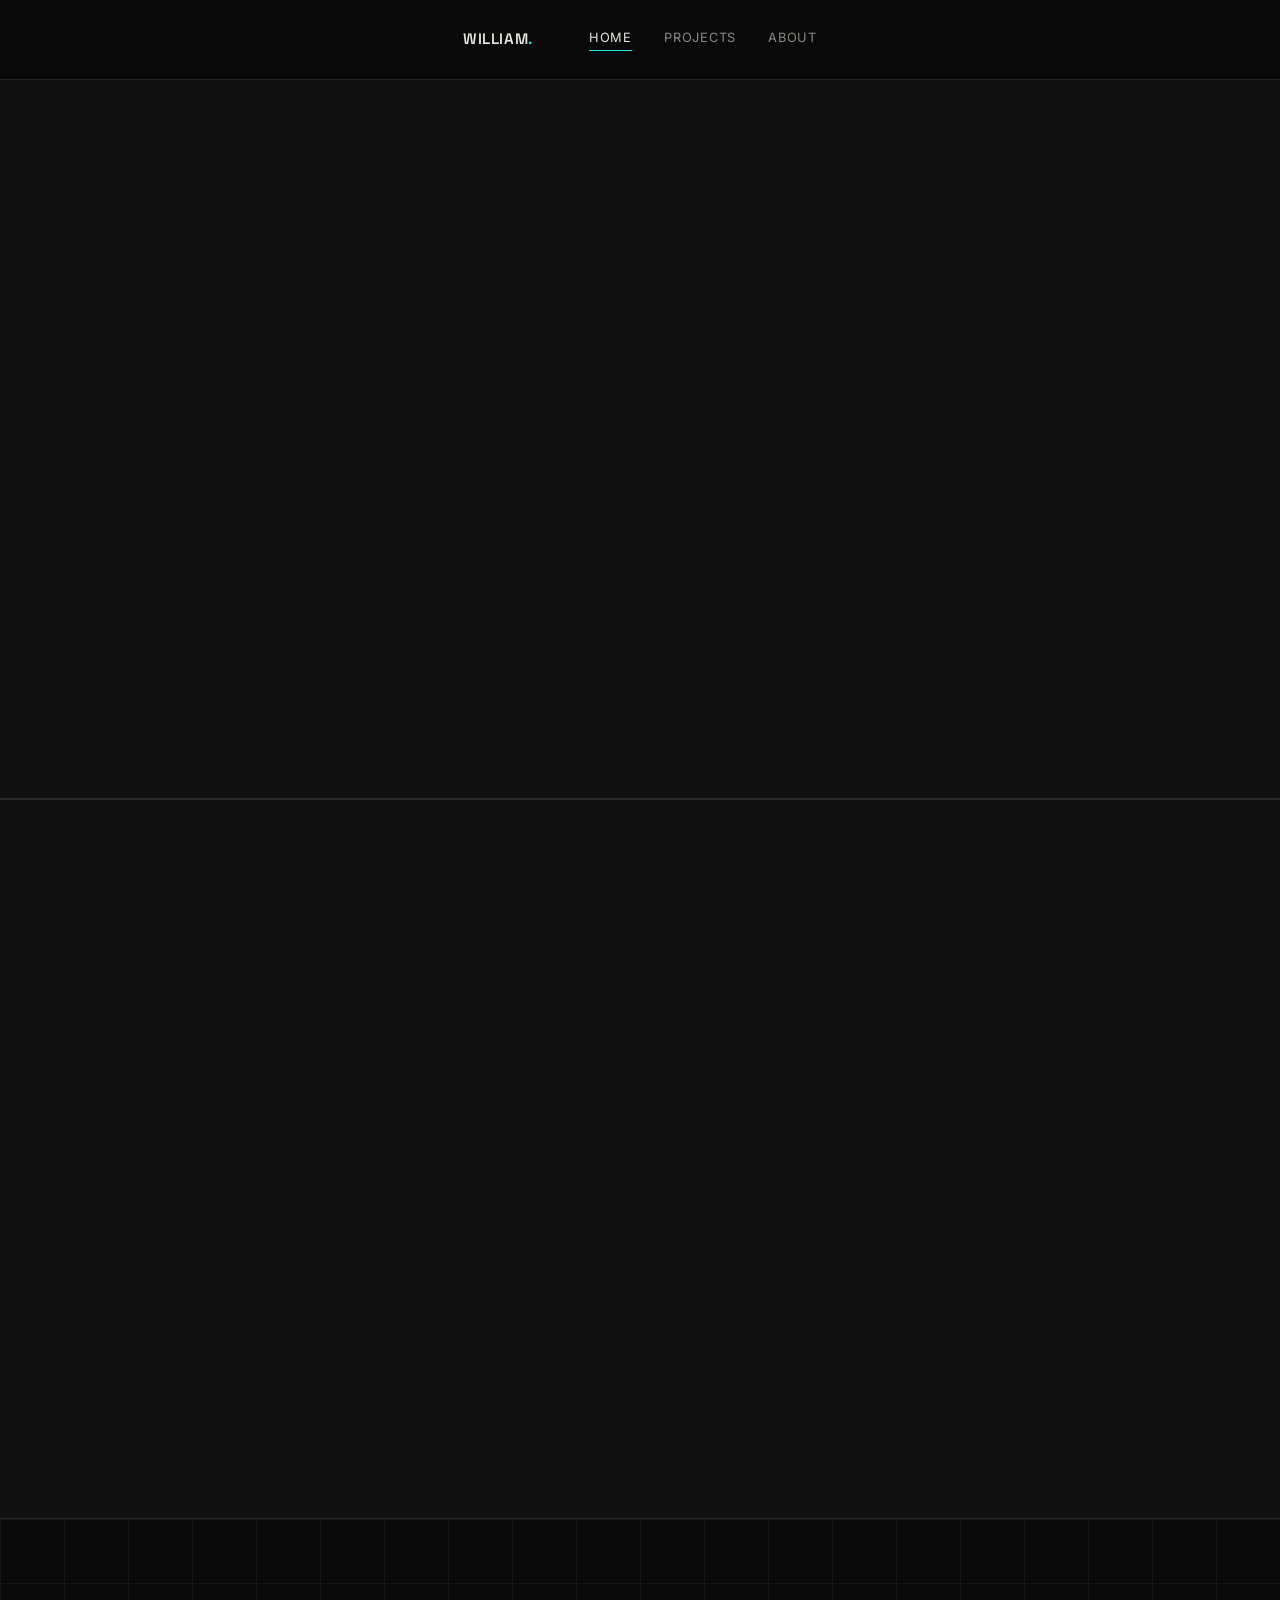
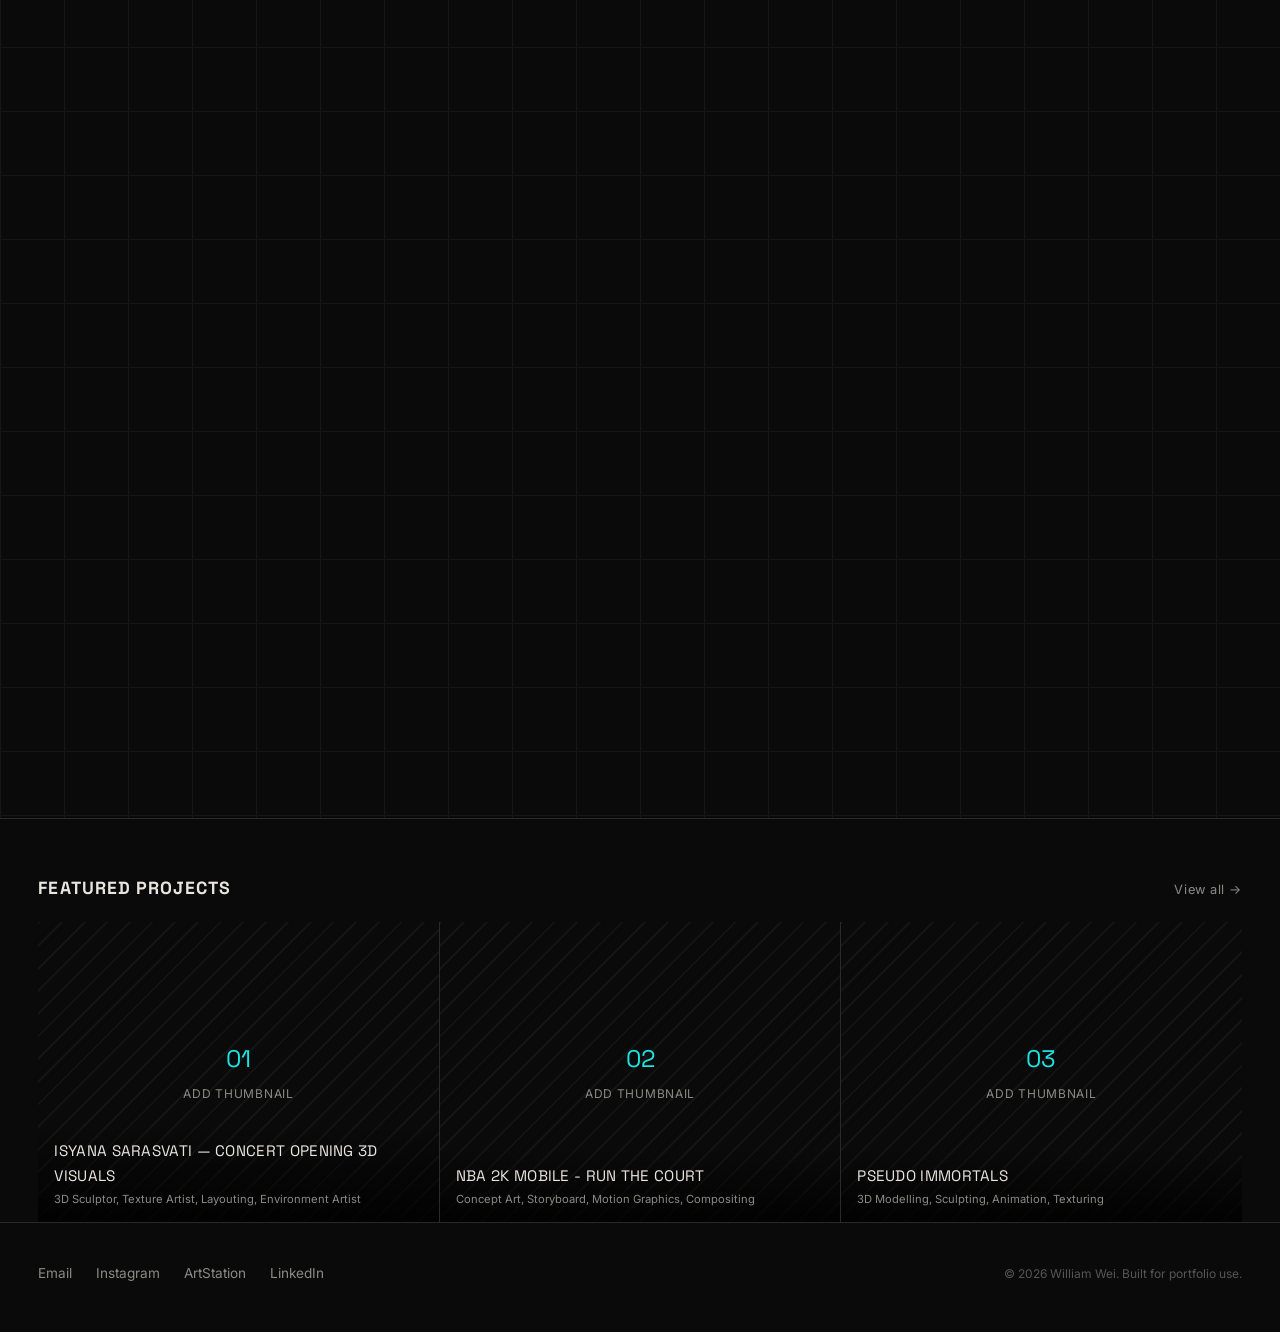
<file: index.html>
<!DOCTYPE html>
<html lang="en">
<head>
<meta charset="UTF-8">
<meta name="viewport" content="width=device-width, initial-scale=1.0">
<title>William Wei — Portfolio</title>
<link rel="preconnect" href="https://fonts.googleapis.com">
<link href="https://fonts.googleapis.com/css2?family=Space+Grotesk:wght@500;600;700&family=Inter:wght@400;500&display=swap" rel="stylesheet">
<link rel="stylesheet" href="style.css">
</head>
<body>

<header class="site-header">
  <a href="index.html" class="mark">William<span>.</span></a>
  <nav class="site-nav">
    <a href="index.html" class="active">Home</a>
    <a href="projects.html">Projects</a>
    <a href="about.html">About</a>
  </nav>
</header>

<!-- ===== Showreel ===== -->
<div class="showreel">
  <iframe src="https://www.youtube.com/embed/IE3vNX5foVM"
    title="2025-2026 APE+ SHOWREEL"
    frameborder="0"
    allow="accelerometer; autoplay; clipboard-write; encrypted-media; gyroscope; picture-in-picture; web-share"
    referrerpolicy="strict-origin-when-cross-origin"
    allowfullscreen></iframe>
</div>

  <div class="showreel">
  <iframe src="https://www.youtube.com/embed/7aWx41bGqgA"
    title="Recent Works Breakdown"
    frameborder="0"
    allow="accelerometer; autoplay; clipboard-write; encrypted-media; gyroscope; picture-in-picture; web-share"
    referrerpolicy="strict-origin-when-cross-origin"
    allowfullscreen></iframe>
</div>
  
<!-- ===== Hero Intro ===== -->
<section class="hero-intro" id="hero-intro">
  <div class="hero-bg-grid"></div>

  <div class="hero-stage">
    <div class="hero-col hero-col-left">
      <div class="hero-role" data-hero-el="role">Environment &amp; Concept Artist <span>— Jakarta</span></div>
      <h1 class="hero-name" data-hero-el="name">William<br>Wei</h1>
      <a href="about.html" class="hero-cta" data-hero-el="cta">
        More about me
        <span class="arrow-ring">→</span>
      </a>
    </div>

    <div class="hero-photo-wrap" data-hero-el="photo">
      <img src="media/william-hero.jpg" alt="William Wei" class="hero-photo">
    </div>

    <div class="hero-col hero-col-right">
      <div class="hero-meta-list" data-hero-el="meta">
        <span>Worldbuilder</span>
        <span>Generalist Artist</span>
        <span>2 Years Professional</span>
      </div>
      <div class="hero-stat" data-hero-el="stat">24 — 26</div>
      <div class="hero-coords" data-hero-el="coords">JAKARTA, ID — EST. 2024</div>
    </div>
  </div>
</section>

<!-- ===== Featured Projects ===== -->
<div class="section-head">
  <h2>Featured Projects</h2>
  <a href="projects.html" class="view-all">View all →</a>
</div>

<!-- Cards are generated automatically from projects-data.js (shows the first 3) — nothing to edit here. -->
<div class="featured-grid" id="featured-grid"></div>

<footer class="site-footer" id="contact-footer">
  <div class="contact-links">
    <a href="mailto:william1390.ww@gmail.com">Email</a>
    <a href="https://www.instagram.com/w_y.wei/">Instagram</a>
    <a href="https://www.artstation.com/williammwei">ArtStation</a>
    <a href="https://www.linkedin.com/in/williammwei/">LinkedIn</a>
  </div>
  <div class="copy">© 2026 William Wei. Built for portfolio use.</div>
</footer>

<script src="projects-data.js"></script>
<script>
  // Show the first 3 projects from the master list as "Featured."
  // To feature different projects, just reorder PROJECTS in projects-data.js.
  const featuredGrid = document.getElementById('featured-grid');
  if (featuredGrid && typeof PROJECTS !== 'undefined') {
    featuredGrid.innerHTML = PROJECTS.slice(0, 3).map((p) => `
      <a href="project.html?id=${p.id}" class="featured-card">
        <img src="${p.cover}" alt="${p.name}"
             onerror="this.outerHTML='<div class=\\'placeholder-art\\'><span class=\\'slot-no\\'>${p.id}</span><span>Add thumbnail</span></div>'">
        <div class="card-caption">
          <span class="proj-name">${p.name}</span>
          <span class="proj-role">${p.role}</span>
        </div>
      </a>
    `).join('');
  }
</script>
<script src="script.js"></script>
</body>
</html>
</file>
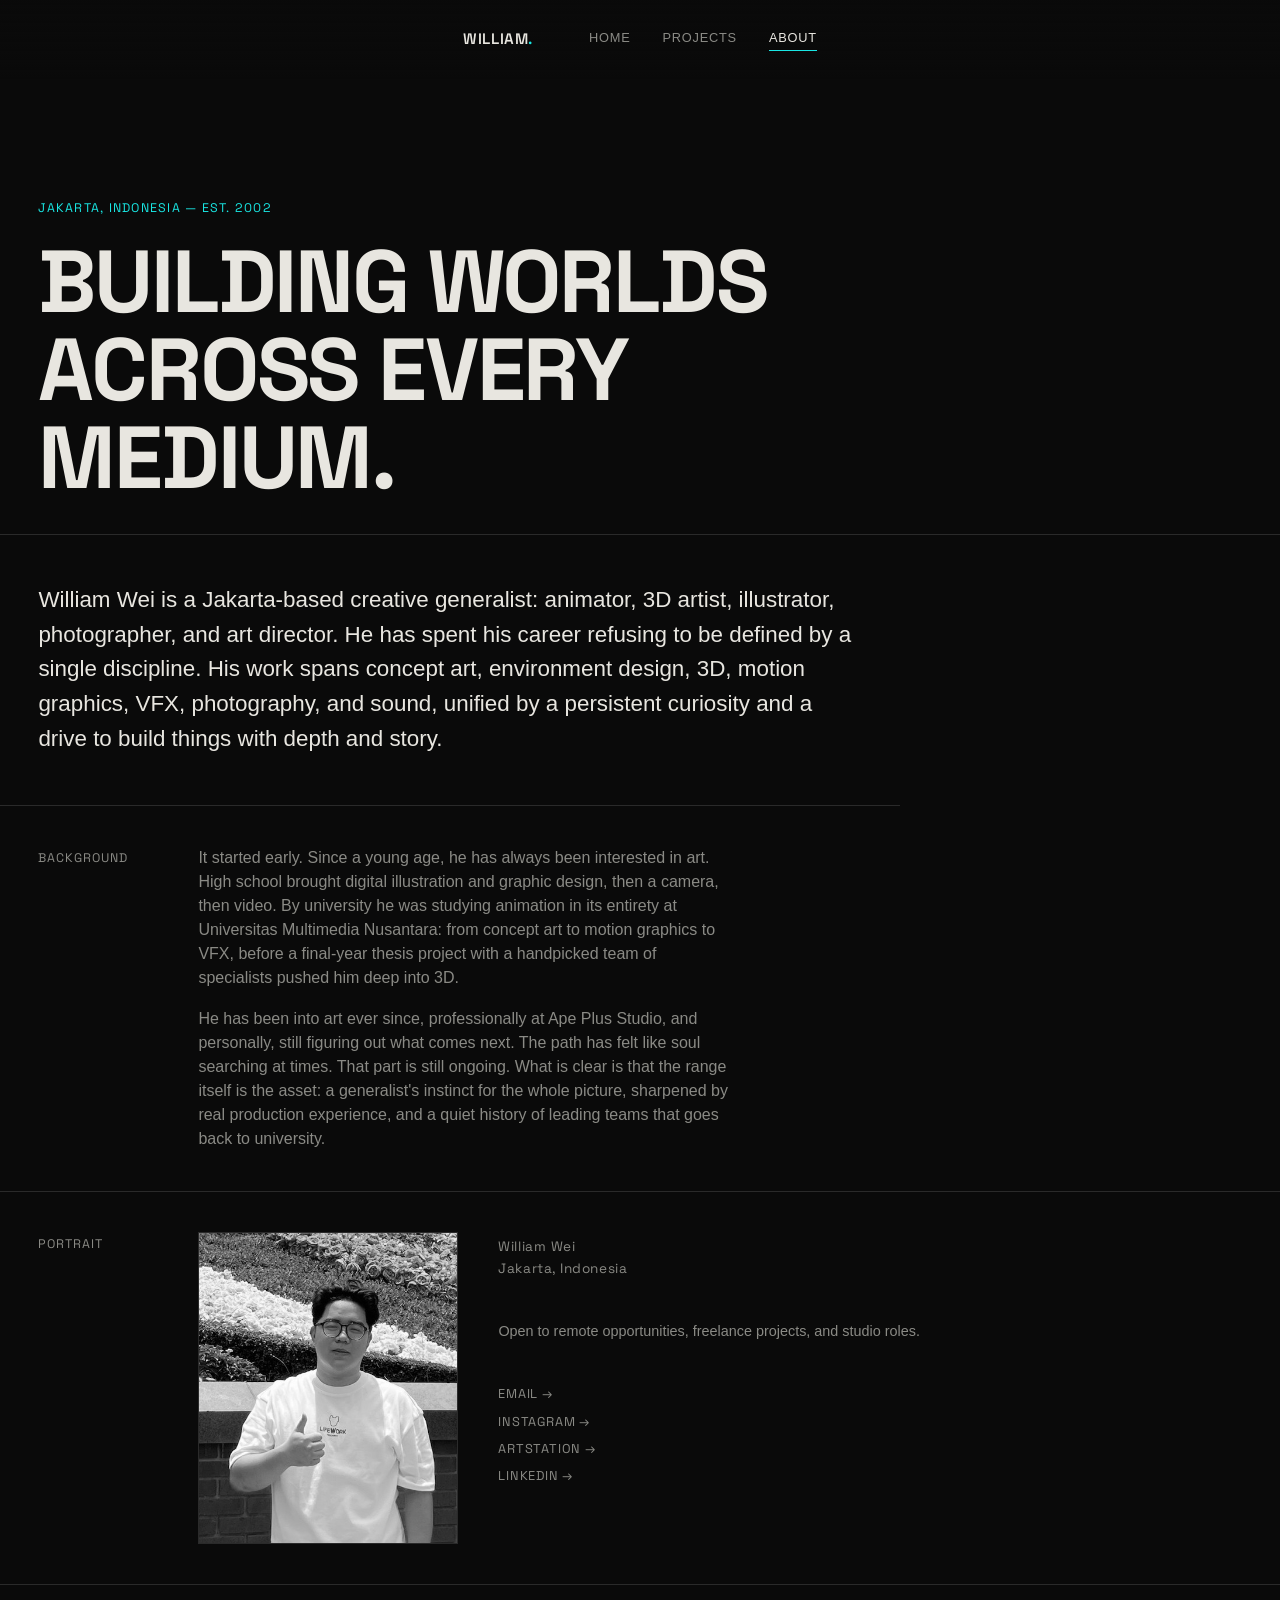
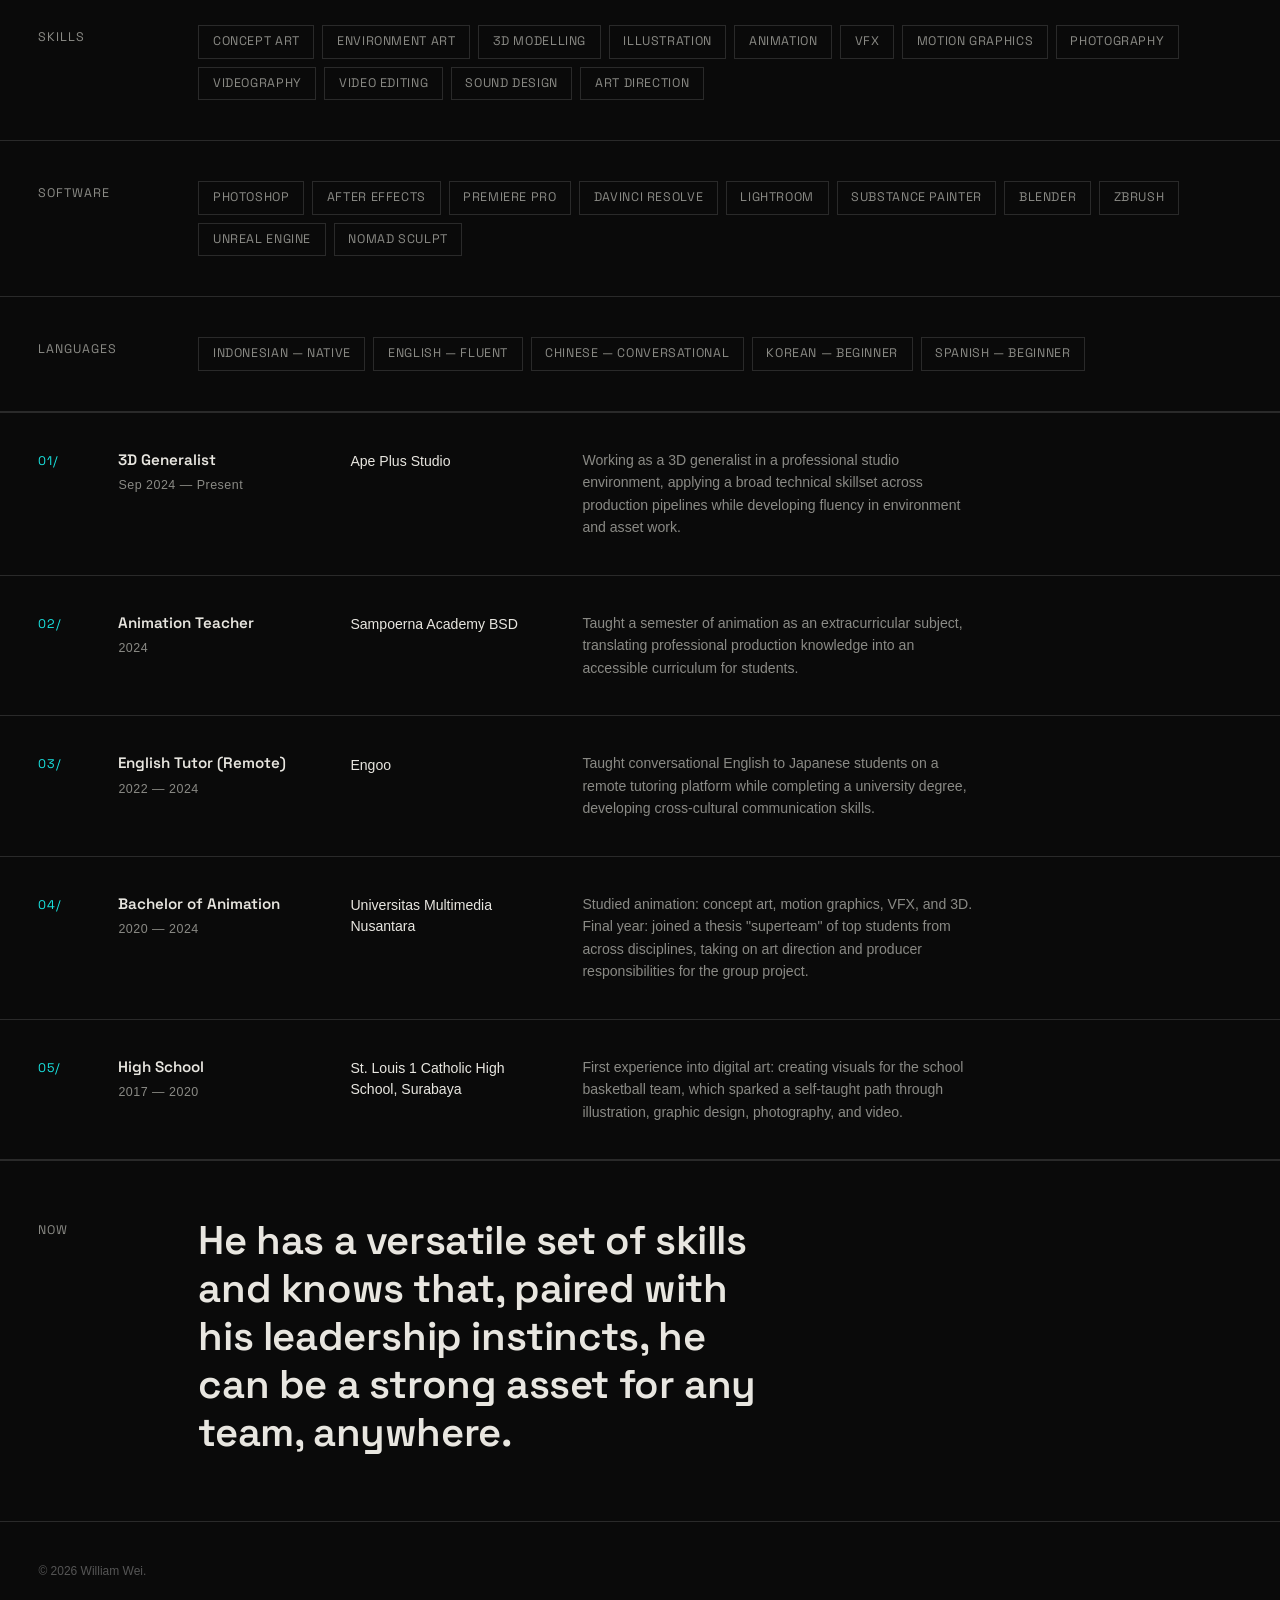
<file: about.html>
<!DOCTYPE html>
<html lang="en">
<head>
<meta charset="UTF-8">
<meta name="viewport" content="width=device-width, initial-scale=1.0">
<title>About — William Wei</title>
<link rel="preconnect" href="https://fonts.googleapis.com">
<link href="https://fonts.googleapis.com/css2?family=Space+Grotesk:wght@400;500;600;700&display=swap" rel="stylesheet">
<link rel="stylesheet" href="style.css">
</head>
<body>

<header class="site-header">
  <a href="index.html" class="mark">William<span>.</span></a>
  <nav class="site-nav">
    <a href="index.html">Home</a>
    <a href="projects.html">Projects</a>
    <a href="about.html" class="active">About</a>
  </nav>
</header>

<article class="about-page">

  <!-- ===== Big editorial headline (Reference 1 style) ===== -->
  <div class="about-headline-block">
    <span class="about-eyebrow">Jakarta, Indonesia — Est. 2002</span>
    <h1 class="about-headline">Building worlds<br>across every<br>medium.</h1>
  </div>

  <!-- ===== Opening statement (Reference 2 large intro paragraph) ===== -->
  <div class="about-opening-block">
    <p class="about-opening">
      William Wei is a Jakarta-based creative generalist: animator, 3D artist,
      illustrator, photographer, and art director. He has spent his career
      refusing to be defined by a single discipline. His work spans concept art,
      environment design, 3D, motion graphics, VFX, photography, and sound,
      unified by a persistent curiosity and a drive to build things with depth and story.
    </p>
  </div>

  <!-- ===== Label / content grid with photo (Reference 2 style) ===== -->
  <div class="about-grid-section">

    <div class="about-grid-row">
      <span class="about-label">Background</span>
      <div class="about-content">
        <p>
          It started early. Since a young age, he has always been interested in art. 
          High school brought digital illustration and graphic design, then a
          camera, then video. By university he was studying animation in its entirety
          at Universitas Multimedia Nusantara: from concept art to motion graphics to
          VFX, before a final-year thesis project with a handpicked team of specialists
          pushed him deep into 3D.
        </p>
        <p>
          He has been into art ever since, professionally at Ape Plus Studio, and personally,
          still figuring out what comes next. The path has felt like soul searching at
          times. That part is still ongoing. What is clear is that the range itself is
          the asset: a generalist's instinct for the whole picture, sharpened by real
          production experience, and a quiet history of leading teams that goes back
          to university.
        </p>
      </div>
    </div>

    <div class="about-grid-row about-grid-row--photo">
      <span class="about-label">Portrait</span>
      <div class="about-content about-photo-block">
        <div class="about-photo-wrap">
          <img src="media/william-about.jpg" alt="William Wei">
        </div>
        <div class="about-photo-aside">
          <p class="about-photo-caption">William Wei<br>Jakarta, Indonesia</p>
          <p class="about-photo-note">
            Open to remote opportunities, freelance projects, and studio roles.
          </p>
          <div class="about-contact-inline">
            <a href="mailto:william1390.ww@gmail.com">Email →</a>
            <a href="https://www.instagram.com/w_y.wei/">Instagram →</a>
            <a href="https://www.artstation.com/williammwei">ArtStation →</a>
            <a href="https://www.linkedin.com/in/williammwei/">LinkedIn →</a>
          </div>
        </div>
      </div>
    </div>

    <div class="about-grid-row">
      <span class="about-label">Skills</span>
      <div class="about-content about-skills-wrap">
        <span class="about-skill-tag">Concept Art</span>
        <span class="about-skill-tag">Environment Art</span>
        <span class="about-skill-tag">3D Modelling</span>
        <span class="about-skill-tag">Illustration</span>
        <span class="about-skill-tag">Animation</span>
        <span class="about-skill-tag">VFX</span>
        <span class="about-skill-tag">Motion Graphics</span>
        <span class="about-skill-tag">Photography</span>
        <span class="about-skill-tag">Videography</span>
        <span class="about-skill-tag">Video Editing</span>
        <span class="about-skill-tag">Sound Design</span>
        <span class="about-skill-tag">Art Direction</span>
      </div>
    </div>

    <div class="about-grid-row">
      <span class="about-label">Software</span>
      <div class="about-content about-skills-wrap">
        <span class="about-skill-tag">Photoshop</span>
        <span class="about-skill-tag">After Effects</span>
        <span class="about-skill-tag">Premiere Pro</span>
        <span class="about-skill-tag">DaVinci Resolve</span>
        <span class="about-skill-tag">Lightroom</span>
        <span class="about-skill-tag">Substance Painter</span>
        <span class="about-skill-tag">Blender</span>
        <span class="about-skill-tag">ZBrush</span>
        <span class="about-skill-tag">Unreal Engine</span>
        <span class="about-skill-tag">Nomad Sculpt</span>
      </div>
    </div>

    <div class="about-grid-row">
      <span class="about-label">Languages</span>
      <div class="about-content about-skills-wrap">
        <span class="about-skill-tag">Indonesian — Native</span>
        <span class="about-skill-tag">English — Fluent</span>
        <span class="about-skill-tag">Chinese — Conversational</span>
        <span class="about-skill-tag">Korean — Beginner</span>
        <span class="about-skill-tag">Spanish — Beginner</span>
      </div>
    </div>

  </div>

  <!-- ===== Numbered history entries (Reference 1 style) ===== -->
  <div class="about-history-block">

    <div class="about-history-entry">
      <span class="about-history-num">01/</span>
      <div class="about-history-role">
        <strong>3D Generalist</strong>
        <span>Sep 2024 — Present</span>
      </div>
      <div class="about-history-place">Ape Plus Studio</div>
      <p class="about-history-desc">
        Working as a 3D generalist in a professional studio environment, applying a
        broad technical skillset across production pipelines while developing fluency
        in environment and asset work.
      </p>
    </div>

    <div class="about-history-entry">
      <span class="about-history-num">02/</span>
      <div class="about-history-role">
        <strong>Animation Teacher</strong>
        <span>2024</span>
      </div>
      <div class="about-history-place">Sampoerna Academy BSD</div>
      <p class="about-history-desc">
        Taught a semester of animation as an extracurricular subject, translating
        professional production knowledge into an accessible curriculum for students.
      </p>
    </div>

    <div class="about-history-entry">
      <span class="about-history-num">03/</span>
      <div class="about-history-role">
        <strong>English Tutor (Remote)</strong>
        <span>2022 — 2024</span>
      </div>
      <div class="about-history-place">Engoo</div>
      <p class="about-history-desc">
        Taught conversational English to Japanese students on a remote tutoring platform
        while completing a university degree, developing cross-cultural communication skills.
      </p>
    </div>

    <div class="about-history-entry">
      <span class="about-history-num">04/</span>
      <div class="about-history-role">
        <strong>Bachelor of Animation</strong>
        <span>2020 — 2024</span>
      </div>
      <div class="about-history-place">Universitas Multimedia Nusantara</div>
      <p class="about-history-desc">
        Studied animation: concept art, motion graphics, VFX, and 3D.
        Final year: joined a thesis "superteam" of top students from across disciplines,
        taking on art direction and producer responsibilities for the group project.
      </p>
    </div>

    <div class="about-history-entry">
      <span class="about-history-num">05/</span>
      <div class="about-history-role">
        <strong>High School</strong>
        <span>2017 — 2020</span>
      </div>
      <div class="about-history-place">St. Louis 1 Catholic High School, Surabaya</div>
      <p class="about-history-desc">
        First experience into digital art: creating visuals for the school basketball team,
        which sparked a self-taught path through illustration, graphic design, photography,
        and video.
      </p>
    </div>

  </div>

  <!-- ===== Closing large statement (Reference 2 "Passion" block) ===== -->
  <div class="about-closing-block">
    <span class="about-label">Now</span>
    <p class="about-closing-text">
      He has a versatile set of skills and knows that, paired with his leadership
      instincts, he can be a strong asset for any team, anywhere.
    </p>
  </div>

</article>

<footer class="site-footer">
  <div class="copy">© 2026 William Wei.</div>
</footer>

</body>
</html>
</file>
<file: style.css>
/* ===== Tokens ===== */
:root {
  --bg: #0a0a0a;
  --bg-raised: #111111;
  --ink: #e8e6e0;
  --ink-dim: #8a8a85;
  --line: #2a2a2a;
  --accent: #19E6E3;

  --display: 'Space Grotesk', 'Arial Narrow', sans-serif;
  --body: 'Inter', -apple-system, sans-serif;

  --gap: clamp(1rem, 3vw, 2.5rem);
}

* { box-sizing: border-box; }
html { scroll-behavior: smooth; }

body {
  margin: 0;
  background: var(--bg);
  color: var(--ink);
  font-family: var(--body);
  font-size: 16px;
  line-height: 1.5;
  -webkit-font-smoothing: antialiased;
}

a {
  color: inherit;
  text-decoration: none;
}

a:focus-visible,
button:focus-visible {
  outline: 2px solid var(--accent);
  outline-offset: 4px;
}

img { max-width: 100%; display: block; }

/* ===== Header ===== */
.site-header {
  position: sticky;
  top: 0;
  z-index: 10;
  display: flex;
  justify-content: center;
  align-items: center;
  gap: 3.5rem;
  padding: 1.75rem var(--gap);
  background: linear-gradient(to bottom, rgba(10,10,10,0.85) 0%, rgba(10,10,10,0) 100%);
  pointer-events: none;
}

.site-header .mark,
.site-header .site-nav {
  pointer-events: auto;
}

.site-header .mark {
  font-family: var(--display);
  font-weight: 600;
  font-size: 0.95rem;
  letter-spacing: 0.04em;
  text-transform: uppercase;
}

.site-header .mark span {
  color: var(--accent);
}

.site-nav {
  display: flex;
  gap: 2rem;
  font-size: 0.8rem;
  letter-spacing: 0.06em;
  text-transform: uppercase;
}

.site-nav a {
  color: var(--ink-dim);
  position: relative;
  padding-bottom: 0.25rem;
  transition: color 0.2s ease;
}

.site-nav a::after {
  content: '';
  position: absolute;
  left: 0;
  bottom: 0;
  width: 0%;
  height: 1px;
  background: var(--accent);
  transition: width 0.25s ease;
}

.site-nav a:hover,
.site-nav a.active {
  color: var(--ink);
}

.site-nav a:hover::after,
.site-nav a.active::after {
  width: 100%;
}

/* ===== Waypoint marker (signature element) ===== */
.waypoint {
  display: flex;
  align-items: baseline;
  gap: 1rem;
  margin: 0 var(--gap);
  padding: 2.5rem 0 1.25rem;
  border-bottom: 1px solid var(--line);
}

.waypoint .index {
  font-family: var(--display);
  font-size: 0.75rem;
  color: var(--accent);
  letter-spacing: 0.1em;
}

.waypoint h1 {
  font-family: var(--display);
  font-size: clamp(1.5rem, 4vw, 2.25rem);
  font-weight: 600;
  letter-spacing: -0.01em;
  margin: 0;
  text-transform: uppercase;
}

.waypoint .descriptor {
  font-size: 0.85rem;
  color: var(--ink-dim);
  margin-left: auto;
  font-style: italic;
}

/* ===== Home grid ===== */
.intro {
  padding: 4rem var(--gap) 2rem;
  max-width: 56ch;
}

.intro .eyebrow {
  font-family: var(--display);
  font-size: 0.8rem;
  letter-spacing: 0.12em;
  text-transform: uppercase;
  color: var(--accent);
  margin-bottom: 0.75rem;
}

.intro h1 {
  font-family: var(--display);
  font-size: clamp(1.75rem, 5vw, 2.75rem);
  font-weight: 600;
  line-height: 1.15;
  margin: 0 0 1rem;
}

.intro p {
  color: var(--ink-dim);
  font-size: 1rem;
}

.category-grid {
  display: grid;
  grid-template-columns: repeat(3, 1fr);
  border-top: 1px solid var(--line);
}

@media (max-width: 800px) {
  .category-grid { grid-template-columns: repeat(2, 1fr); }
}
@media (max-width: 520px) {
  .category-grid { grid-template-columns: 1fr; }
}

.category-tile {
  position: relative;
  aspect-ratio: 4 / 5;
  border-right: 1px solid var(--line);
  border-bottom: 1px solid var(--line);
  overflow: hidden;
  background: var(--bg-raised);
  display: flex;
  align-items: flex-end;
  padding: 1.25rem;
  transition: background 0.25s ease;
}

.category-tile:hover {
  background: #161616;
}

.category-tile .placeholder-fill {
  position: absolute;
  inset: 0;
  background:
    repeating-linear-gradient(135deg, #161616 0 2px, #0d0d0d 2px 14px);
  opacity: 0.6;
  transition: opacity 0.25s ease;
}

.category-tile:hover .placeholder-fill {
  opacity: 0.85;
}

.category-tile .tile-label {
  position: relative;
  z-index: 1;
}

.category-tile .tile-index {
  display: block;
  font-family: var(--display);
  font-size: 0.7rem;
  color: var(--accent);
  letter-spacing: 0.08em;
  margin-bottom: 0.4rem;
}

.category-tile .tile-name {
  font-family: var(--display);
  font-size: 1.1rem;
  font-weight: 600;
  text-transform: uppercase;
  letter-spacing: 0.01em;
}

.category-tile .tile-count {
  display: block;
  font-size: 0.75rem;
  color: var(--ink-dim);
  margin-top: 0.3rem;
}

/* ===== Category page image grid ===== */
.work-grid {
  display: grid;
  grid-template-columns: repeat(2, 1fr);
  gap: 1px;
  background: var(--line);
  margin: 0 var(--gap) var(--gap);
}

@media (max-width: 700px) {
  .work-grid { grid-template-columns: 1fr; }
}

.work-piece {
  background: var(--bg);
  aspect-ratio: 16 / 10;
  position: relative;
  display: flex;
  align-items: center;
  justify-content: center;
  overflow: hidden;
}

.work-piece img {
  width: 100%;
  height: 100%;
  object-fit: cover;
}

.placeholder-art {
  width: 100%;
  height: 100%;
  background:
    repeating-linear-gradient(135deg, #141414 0 2px, #0a0a0a 2px 16px);
  display: flex;
  flex-direction: column;
  align-items: center;
  justify-content: center;
  gap: 0.5rem;
  color: var(--ink-dim);
  font-size: 0.75rem;
  letter-spacing: 0.06em;
  text-transform: uppercase;
}

.placeholder-art .slot-no {
  font-family: var(--display);
  color: var(--accent);
  font-size: 1.5rem;
  letter-spacing: 0;
}

/* ===== Footer ===== */
.site-footer {
  padding: 2.5rem var(--gap) 3rem;
  border-top: 1px solid var(--line);
  display: flex;
  flex-wrap: wrap;
  gap: 1.5rem;
  justify-content: space-between;
  align-items: center;
}

.site-footer .contact-links {
  display: flex;
  gap: 1.5rem;
  font-size: 0.85rem;
}

.site-footer .contact-links a {
  color: var(--ink-dim);
  border-bottom: 1px solid transparent;
  transition: color 0.2s ease, border-color 0.2s ease;
}

.site-footer .contact-links a:hover {
  color: var(--ink);
  border-color: var(--accent);
}

.site-footer .copy {
  font-size: 0.75rem;
  color: #555;
}

/* ===== Hero Intro (reference-style, with scroll-driven entrance) ===== */
.hero-intro {
  position: relative;
  min-height: 100vh;
  display: flex;
  align-items: center;
  justify-content: center;
  padding: 8rem var(--gap) 4rem;
  overflow: hidden;
  border-bottom: 1px solid var(--line);
}

.hero-stage {
  position: relative;
  width: 100%;
  max-width: 1400px;
  display: grid;
  grid-template-columns: 1fr auto 1fr;
  align-items: center;
  gap: var(--gap);
}

@media (max-width: 900px) {
  .hero-intro {
    min-height: auto;
    padding-top: 7rem;
  }
  .hero-stage {
    grid-template-columns: 1fr;
    justify-items: center;
    text-align: center;
  }
}

.hero-col {
  display: flex;
  flex-direction: column;
  gap: 1.75rem;
  will-change: transform, opacity;
}

.hero-col-left {
  align-items: flex-start;
}

.hero-col-right {
  align-items: flex-end;
  text-align: right;
}

@media (max-width: 900px) {
  .hero-col-left,
  .hero-col-right {
    align-items: center;
    text-align: center;
  }
}

.hero-intro .hero-name {
  font-family: var(--display);
  font-weight: 700;
  font-size: clamp(2.5rem, 5.5vw, 4.25rem);
  line-height: 0.98;
  letter-spacing: -0.02em;
  text-transform: uppercase;
  margin: 0;
}

.hero-intro .hero-role {
  font-size: 0.85rem;
  letter-spacing: 0.1em;
  text-transform: uppercase;
  color: var(--ink-dim);
  will-change: transform, opacity;
}

.hero-intro .hero-role span {
  color: var(--accent);
}

.hero-intro .hero-cta {
  display: inline-flex;
  align-items: center;
  gap: 0.75rem;
  width: fit-content;
  padding: 0.85rem 1.5rem;
  border: 1px solid var(--line);
  border-radius: 999px;
  font-size: 0.8rem;
  letter-spacing: 0.06em;
  text-transform: uppercase;
  color: var(--ink);
  transition: border-color 0.25s ease, background 0.25s ease, transform 0.25s ease;
  will-change: transform, opacity;
}

.hero-intro .hero-cta:hover {
  border-color: var(--accent);
  background: rgba(25, 230, 227, 0.06);
  transform: translateX(4px);
}

.hero-intro .hero-cta .arrow-ring {
  width: 28px;
  height: 28px;
  border-radius: 50%;
  border: 1px solid var(--accent);
  display: flex;
  align-items: center;
  justify-content: center;
  font-size: 0.8rem;
  color: var(--accent);
  transition: transform 0.25s ease;
}

.hero-intro .hero-cta:hover .arrow-ring {
  transform: rotate(45deg);
}

.hero-intro .hero-meta-list {
  display: flex;
  flex-direction: column;
  gap: 0.4rem;
  font-size: 0.8rem;
  letter-spacing: 0.06em;
  text-transform: uppercase;
  color: var(--ink-dim);
}

.hero-intro .hero-stat {
  font-family: var(--display);
  font-weight: 600;
  font-size: clamp(1.75rem, 4vw, 2.75rem);
  letter-spacing: -0.01em;
  color: var(--ink);
  will-change: transform, opacity;
}

.hero-intro .hero-coords {
  font-size: 0.75rem;
  color: #555;
  letter-spacing: 0.04em;
  will-change: transform, opacity;
}

/* ===== Hero photo (scales in from 0 as the section scrolls into view) ===== */
.hero-photo-wrap {
  position: relative;
  width: clamp(220px, 22vw, 340px);
  aspect-ratio: 3 / 4;
  overflow: hidden;
  background: var(--bg-raised);
  border: 1px solid var(--line);
  will-change: transform, opacity;
  transform: scale(0);
  opacity: 0;
}

@media (max-width: 900px) {
  .hero-photo-wrap {
    width: clamp(200px, 55vw, 280px);
    order: -1;
  }
}

.hero-photo {
  width: 100%;
  height: 100%;
  object-fit: cover;
  object-position: top center;
}

.hero-intro .hero-bg-grid {
  position: absolute;
  inset: 0;
  z-index: -1;
  opacity: 0.4;
  background-image:
    linear-gradient(var(--line) 1px, transparent 1px),
    linear-gradient(90deg, var(--line) 1px, transparent 1px);
  background-size: 64px 64px;
}

/* ===== About Page (editorial + label-grid hybrid) ===== */
.about-page {
  margin-top: 4.5rem;
}

.about-headline-block {
  padding: 3rem var(--gap) 2rem;
  border-bottom: 1px solid var(--line);
}

.about-eyebrow {
  display: block;
  font-family: var(--display);
  font-size: 0.78rem;
  letter-spacing: 0.1em;
  text-transform: uppercase;
  color: var(--accent);
  margin-bottom: 1.25rem;
}

.about-headline {
  font-family: var(--display);
  font-weight: 700;
  font-size: clamp(2.5rem, 7vw, 5.5rem);
  line-height: 1.0;
  letter-spacing: -0.025em;
  text-transform: uppercase;
  margin: 0;
}

.about-opening-block {
  padding: 3rem var(--gap);
  border-bottom: 1px solid var(--line);
  max-width: 900px;
}

.about-opening {
  font-size: clamp(1.05rem, 2.2vw, 1.4rem);
  line-height: 1.55;
  color: var(--ink);
  margin: 0;
}

.about-grid-section {
  border-bottom: 1px solid var(--line);
}

.about-grid-row {
  display: grid;
  grid-template-columns: 160px 1fr;
  border-bottom: 1px solid var(--line);
  padding: 2.5rem var(--gap);
  align-items: start;
}

@media (max-width: 700px) {
  .about-grid-row { grid-template-columns: 1fr; gap: 1rem; }
}

.about-label {
  font-family: var(--display);
  font-size: 0.78rem;
  letter-spacing: 0.08em;
  text-transform: uppercase;
  color: var(--ink-dim);
  padding-top: 0.2rem;
}

.about-content p {
  color: var(--ink-dim);
  max-width: 60ch;
  margin: 0 0 1.1rem;
}
.about-content p:last-child { margin-bottom: 0; }

.about-photo-block {
  display: grid;
  grid-template-columns: 260px 1fr;
  gap: 2.5rem;
  align-items: start;
}
@media (max-width: 800px) { .about-photo-block { grid-template-columns: 1fr; } }

.about-photo-wrap {
  aspect-ratio: 3 / 3.6;
  overflow: hidden;
  background: var(--bg-raised);
  border: 1px solid var(--line);
}

.about-photo-wrap img {
  width: 100%;
  height: 100%;
  object-fit: cover;
  object-position: top center;
  filter: grayscale(1);
}

.about-photo-aside {
  display: flex;
  flex-direction: column;
  gap: 1.5rem;
  padding-top: 0.25rem;
}

.about-photo-caption {
  font-family: var(--display);
  font-size: 0.85rem;
  letter-spacing: 0.04em;
  color: var(--ink);
  line-height: 1.6;
  margin: 0;
}

.about-photo-note {
  font-size: 0.9rem;
  color: var(--ink-dim);
  max-width: 28ch;
  margin: 0;
}

.about-contact-inline {
  display: flex;
  flex-direction: column;
  gap: 0.5rem;
}

.about-contact-inline a {
  font-family: var(--display);
  font-size: 0.8rem;
  letter-spacing: 0.06em;
  text-transform: uppercase;
  color: var(--ink-dim);
  transition: color 0.2s ease;
}
.about-contact-inline a:hover { color: var(--accent); }

.about-skills-wrap {
  display: flex;
  flex-wrap: wrap;
  gap: 0.5rem;
}

.about-skill-tag {
  font-family: var(--display);
  font-size: 0.78rem;
  letter-spacing: 0.05em;
  text-transform: uppercase;
  border: 1px solid var(--line);
  padding: 0.4rem 0.85rem;
  color: var(--ink-dim);
  transition: border-color 0.15s ease, color 0.15s ease;
}
.about-skill-tag:hover { border-color: var(--accent); color: var(--ink); }

.about-history-block {
  border-bottom: 1px solid var(--line);
}

.about-history-entry {
  display: grid;
  grid-template-columns: 3rem 200px 200px 1fr;
  gap: 0 2rem;
  padding: 2.25rem var(--gap);
  border-bottom: 1px solid var(--line);
  align-items: start;
  transition: background 0.2s ease;
}
.about-history-entry:hover { background: var(--bg-raised); }

@media (max-width: 900px) {
  .about-history-entry {
    grid-template-columns: 2.5rem 1fr;
    grid-template-rows: auto auto auto;
  }
  .about-history-place,
  .about-history-desc { grid-column: 2; }
}

.about-history-num {
  font-family: var(--display);
  font-size: 0.78rem;
  color: var(--accent);
  letter-spacing: 0.06em;
  padding-top: 0.2rem;
}

.about-history-role {
  display: flex;
  flex-direction: column;
  gap: 0.3rem;
}
.about-history-role strong {
  font-family: var(--display);
  font-size: 0.95rem;
  font-weight: 600;
  color: var(--ink);
}
.about-history-role span {
  font-size: 0.78rem;
  color: var(--ink-dim);
  letter-spacing: 0.04em;
}

.about-history-place {
  font-size: 0.88rem;
  color: var(--ink);
  padding-top: 0.15rem;
}

.about-history-desc {
  font-size: 0.88rem;
  color: var(--ink-dim);
  line-height: 1.6;
  margin: 0;
  max-width: 50ch;
}

.about-closing-block {
  display: grid;
  grid-template-columns: 160px 1fr;
  padding: 3.5rem var(--gap) 4rem;
  align-items: start;
}
@media (max-width: 700px) {
  .about-closing-block { grid-template-columns: 1fr; gap: 1rem; }
}

.about-closing-text {
  font-family: var(--display);
  font-weight: 600;
  font-size: clamp(1.4rem, 3.5vw, 2.5rem);
  line-height: 1.2;
  letter-spacing: -0.01em;
  color: var(--ink);
  margin: 0;
  max-width: 22ch;
}

/* ===== Parallax layers ===== */
.parallax-layer {
  will-change: transform;
}


.showreel {
  margin: 0;
  margin-top: 0;
  aspect-ratio: 16 / 9;
  background: var(--bg-raised);
  border-top: 1px solid var(--line);
  border-bottom: 1px solid var(--line);
  position: relative;
  display: flex;
  align-items: center;
  justify-content: center;
  overflow: hidden;
}

.showreel iframe {
  width: 100%;
  height: 100%;
  border: 0;
  display: block;
}

.showreel video {
  width: 100%;
  height: 120%;
  object-fit: cover;
  will-change: transform;
}

.showreel .reel-placeholder {
  will-change: transform;
}

.showreel .reel-placeholder {
  display: flex;
  flex-direction: column;
  align-items: center;
  gap: 0.75rem;
  color: var(--ink-dim);
}

.showreel .reel-placeholder .play-ring {
  width: 64px;
  height: 64px;
  border: 1px solid var(--accent);
  border-radius: 50%;
  display: flex;
  align-items: center;
  justify-content: center;
  font-family: var(--display);
  color: var(--accent);
  font-size: 0.9rem;
}

.showreel .reel-placeholder span.label {
  font-size: 0.8rem;
  letter-spacing: 0.08em;
  text-transform: uppercase;
}

/* ===== Featured projects strip ===== */
.section-head {
  display: flex;
  align-items: baseline;
  justify-content: space-between;
  margin: 3.5rem var(--gap) 1.25rem;
}

.section-head h2 {
  font-family: var(--display);
  font-size: 1.1rem;
  text-transform: uppercase;
  letter-spacing: 0.06em;
  margin: 0;
}

.section-head .view-all {
  font-size: 0.8rem;
  color: var(--ink-dim);
  letter-spacing: 0.04em;
}

.section-head .view-all:hover {
  color: var(--ink);
}

.featured-grid {
  display: grid;
  grid-template-columns: repeat(3, 1fr);
  gap: 1px;
  background: var(--line);
  margin: 0 var(--gap);
}

@media (max-width: 800px) {
  .featured-grid { grid-template-columns: repeat(2, 1fr); }
}
@media (max-width: 520px) {
  .featured-grid { grid-template-columns: 1fr; }
}

.featured-card {
  background: var(--bg);
  aspect-ratio: 4 / 3;
  position: relative;
  display: block;
  overflow: hidden;
  transition: transform 0.35s ease;
}

.featured-card:hover {
  transform: scale(1.015);
  z-index: 2;
}

.featured-card .placeholder-art {
  width: 100%;
  height: 100%;
  transition: transform 0.5s ease;
}

.featured-card:hover .placeholder-art {
  transform: scale(1.06);
}

.featured-card .card-caption {
  position: absolute;
  left: 0;
  bottom: 0;
  width: 100%;
  padding: 0.9rem 1rem;
  background: linear-gradient(to top, rgba(0,0,0,0.85), transparent);
}

.featured-card .card-caption .proj-name {
  font-family: var(--display);
  font-size: 0.95rem;
  text-transform: uppercase;
  letter-spacing: 0.02em;
}

.featured-card .card-caption .proj-role {
  display: block;
  font-size: 0.7rem;
  color: var(--ink-dim);
  margin-top: 0.2rem;
}

/* ===== About section (home) ===== */
.about-block {
  margin: 4rem var(--gap);
  padding-top: 2.5rem;
  border-top: 1px solid var(--line);
  display: grid;
  grid-template-columns: 1fr 2fr;
  gap: var(--gap);
}

@media (max-width: 700px) {
  .about-block { grid-template-columns: 1fr; }
}

.about-block .eyebrow {
  font-family: var(--display);
  font-size: 0.8rem;
  letter-spacing: 0.1em;
  text-transform: uppercase;
  color: var(--accent);
}

.about-block p {
  color: var(--ink-dim);
  max-width: 60ch;
}

/* ===== Project detail page ===== */
.project-hero {
  margin: 0 var(--gap);
  margin-top: 1.5rem;
}

.project-hero .proj-meta {
  display: flex;
  flex-wrap: wrap;
  gap: 0.5rem 1.5rem;
  margin-top: 1.5rem;
  padding-bottom: 1.5rem;
  border-bottom: 1px solid var(--line);
}

.project-hero .proj-meta .meta-item {
  font-size: 0.78rem;
  color: var(--ink-dim);
}

.project-hero .proj-meta .meta-item strong {
  color: var(--ink);
  display: block;
  font-family: var(--display);
  font-size: 0.85rem;
  text-transform: uppercase;
  letter-spacing: 0.02em;
  margin-bottom: 0.15rem;
}

.project-cover {
  margin: 1.5rem 0 0;
  aspect-ratio: 16 / 9;
  overflow: hidden;
  position: relative;
  background: var(--bg-raised);
  border-top: 1px solid var(--line);
  border-bottom: 1px solid var(--line);
}

.project-cover iframe {
  width: 100%;
  height: 100%;
  border: 0;
  display: block;
}

.project-cover .placeholder-art,
.project-cover img {
  width: 100%;
  will-change: transform;
  height: 120% !important;
  margin-top: -10%;
}

.project-body {
  margin: 0 var(--gap);
  max-width: 70ch;
  padding: 2.5rem 0;
}

.project-body p {
  color: var(--ink-dim);
  margin-bottom: 1.25rem;
}

.project-body h3 {
  font-family: var(--display);
  font-size: 1rem;
  text-transform: uppercase;
  letter-spacing: 0.04em;
  margin: 2rem 0 0.75rem;
  color: var(--ink);
}

.project-gallery {
  display: grid;
  grid-template-columns: repeat(2, 1fr);
  gap: 1px;
  background: var(--line);
  margin: 0 var(--gap) var(--gap);
}

@media (max-width: 700px) {
  .project-gallery { grid-template-columns: 1fr; }
}

.project-gallery .gallery-piece {
  aspect-ratio: 4 / 3;
  background: var(--bg);
}

.project-nav {
  display: flex;
  justify-content: space-between;
  margin: 0 var(--gap) 3rem;
  padding-top: 1.5rem;
  border-top: 1px solid var(--line);
  font-size: 0.85rem;
}

.project-nav a {
  color: var(--ink-dim);
}

.project-nav a:hover {
  color: var(--ink);
}

@media (prefers-reduced-motion: reduce) {
  * { transition: none !important; scroll-behavior: auto !important; }
}

/* ===== Featured card image fill ===== */
.featured-card img {
  width: 100%;
  height: 100%;
  object-fit: cover;
  display: block;
  transition: transform 0.5s ease;
}

.featured-card:hover img {
  transform: scale(1.06);
}

/* ===== Behance / external embed block ===== */
.project-embed-block {
  margin: 0 0 2rem;
}

.project-embed-label {
  font-family: var(--display);
  font-size: 0.85rem;
  text-transform: uppercase;
  letter-spacing: 0.06em;
  color: var(--ink-dim);
  margin: 2rem var(--gap) 1rem;
}

.project-embed-wrap {
  width: 100%;
  background: var(--bg-raised);
  border-top: 1px solid var(--line);
  border-bottom: 1px solid var(--line);
  overflow: hidden;
  /* Behance embeds have a native aspect ratio of 404:316 ≈ 9:7.
     We use padding-top trick to make it responsive at that ratio. */
  position: relative;
  padding-top: calc(316 / 404 * 100%);
}

.project-embed-wrap iframe {
  position: absolute;
  inset: 0;
  width: 100%;
  height: 100%;
  border: 0;
}
</file>
